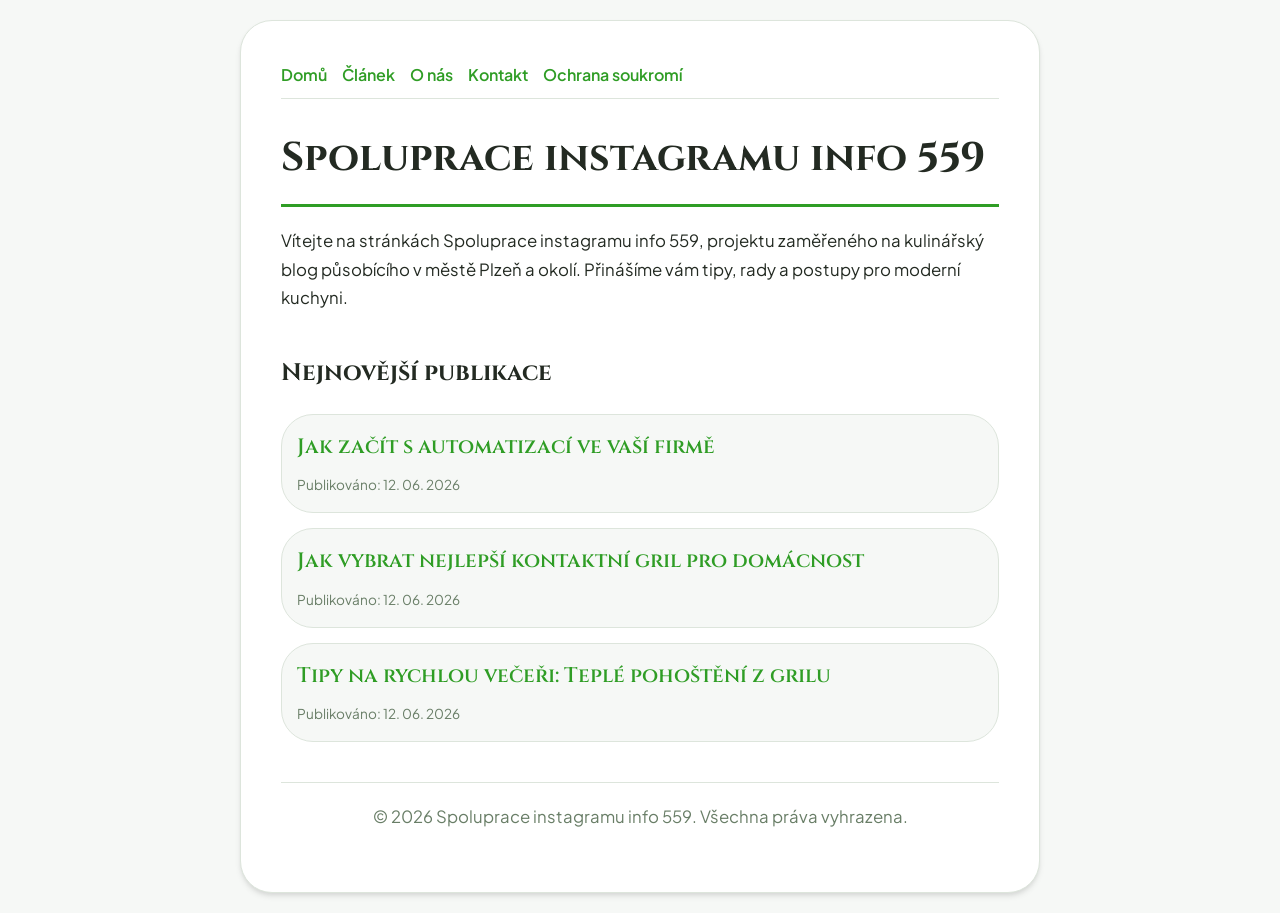
<file: index.html>
<!DOCTYPE html>
<html lang="cs">
<head>
    <meta charset="UTF-8">
    <meta name="viewport" content="width=device-width, initial-scale=1.0">
    <title>Spoluprace instagramu info 559 | Kulinářský blog - Plzeň</title>
    <meta name="description" content="Vítejte na stránkách Spoluprace instagramu info 559, projektu zaměřeného na kulinářský blog působícího v městě Plzeň a okolí. Přinášíme vám tipy, rady a postupy pro moderní kuchyni.">
    <meta name="geo.region" content="CZ" />
    <meta name="geo.placename" content="Plzeň" />
    <meta name="geo.position" content="49.7384;13.3736" />
    <meta name="ICBM" content="49.7384, 13.3736" />
    <link rel="stylesheet" href="style.css">
    <script type="application/ld+json">
{
  "@context": "https://schema.org",
  "@type": "LocalBusiness",
  "name": "Spoluprace instagramu info 559",
  "url": "https://spoluprace-instagramu-info-559.github.io",
  "telephone": "+420 377 555 321",
  "address": {
    "@type": "PostalAddress",
    "addressLocality": "Plzeň",
    "addressRegion": "Plzeňský",
    "postalCode": "301 00",
    "addressCountry": "CZ"
  },
  "geo": {
    "@type": "GeoCoordinates",
    "latitude": 49.7384,
    "longitude": 13.3736
  }
}
</script>
</head>
<body>
    
        <div class="container" style="max-width: 800px;">
            <nav style="display: flex; gap: 15px; margin-bottom: 25px; border-bottom: 1px solid var(--border-color); padding-bottom: 10px; overflow-x: auto; flex-wrap: wrap;">
            <a href="index.html">Domů</a>
            <a href="jak-zacit-s-automatizaci-ve-vasi-firme.html">Článek</a>
            <a href="about.html">O nás</a>
            <a href="contact.html">Kontakt</a>
            <a href="privacy.html">Ochrana soukromí</a>
        </nav>
            <h1>Spoluprace instagramu info 559</h1>
            <p>Vítejte na stránkách Spoluprace instagramu info 559, projektu zaměřeného na kulinářský blog působícího v městě Plzeň a okolí. Přinášíme vám tipy, rady a postupy pro moderní kuchyni.</p>
            <h2 style="margin-top: 40px;">Nejnovější publikace</h2>
            <ul style="list-style-type: none; padding-left: 0;">
                <li style="background: var(--bg-color); padding: 15px; border-radius: var(--border-radius); border: 1px solid var(--border-color); margin-bottom: 15px;">
                <h3 style="margin-bottom: 5px; font-size: 1.3rem;"><a href="jak-zacit-s-automatizaci-ve-vasi-firme.html">Jak začít s automatizací ve vaší firmě</a></h3>
                <span style="font-size:0.85rem; color: var(--muted-text)">Publikováno: 12. 06. 2026</span>
            </li>
<li style="background: var(--bg-color); padding: 15px; border-radius: var(--border-radius); border: 1px solid var(--border-color); margin-bottom: 15px;">
                <h3 style="margin-bottom: 5px; font-size: 1.3rem;"><a href="jak-vybrat-nejlepsi-kontaktni-gril-pro-domacnost.html">Jak vybrat nejlepší kontaktní gril pro domácnost</a></h3>
                <span style="font-size:0.85rem; color: var(--muted-text)">Publikováno: 12. 06. 2026</span>
            </li>
<li style="background: var(--bg-color); padding: 15px; border-radius: var(--border-radius); border: 1px solid var(--border-color); margin-bottom: 15px;">
                <h3 style="margin-bottom: 5px; font-size: 1.3rem;"><a href="tipy-na-rychlou-veceri-teple-pohosteni-z-grilu.html">Tipy na rychlou večeři: Teplé pohoštění z grilu</a></h3>
                <span style="font-size:0.85rem; color: var(--muted-text)">Publikováno: 12. 06. 2026</span>
            </li>

            </ul>
            <footer>
                <p>&copy; 2026 Spoluprace instagramu info 559. Všechna práva vyhrazena.</p>
            </footer>
        </div>
        
</body>
</html>
</file>
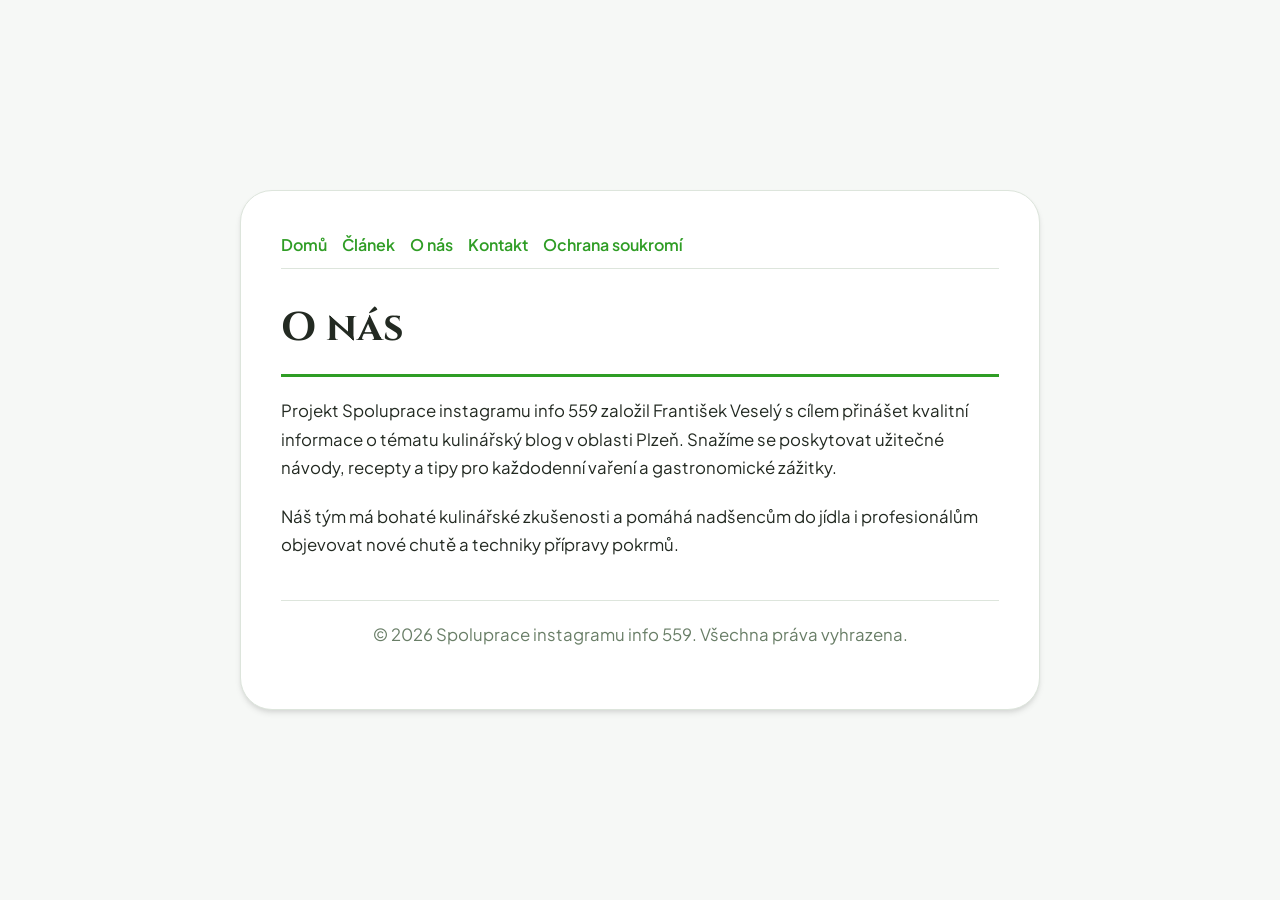
<file: about.html>
<!DOCTYPE html>
<html lang="cs">
<head>
    <meta charset="UTF-8">
    <meta name="viewport" content="width=device-width, initial-scale=1.0">
    <title>O nás | Spoluprace instagramu info 559</title>
    <meta name="description" content="Projekt Spoluprace instagramu info 559 založil František Veselý s cílem přinášet kvalitní informace o tématu kulinářský blog v oblasti Plzeň. Snažíme se poskytovat užitečné návody, recepty a tipy pro každodenní vaření a gastronomické zážitky.">
    <meta name="geo.region" content="CZ" />
    <meta name="geo.placename" content="Plzeň" />
    <meta name="geo.position" content="49.7384;13.3736" />
    <meta name="ICBM" content="49.7384, 13.3736" />
    <link rel="stylesheet" href="style.css">
</head>
<body>
    
        <div class="container" style="max-width: 800px;">
            <nav style="display: flex; gap: 15px; margin-bottom: 25px; border-bottom: 1px solid var(--border-color); padding-bottom: 10px; overflow-x: auto; flex-wrap: wrap;">
            <a href="index.html">Domů</a>
            <a href="jak-zacit-s-automatizaci-ve-vasi-firme.html">Článek</a>
            <a href="about.html">O nás</a>
            <a href="contact.html">Kontakt</a>
            <a href="privacy.html">Ochrana soukromí</a>
        </nav>
            <h1>O nás</h1>
            <p>Projekt Spoluprace instagramu info 559 založil František Veselý s cílem přinášet kvalitní informace o tématu kulinářský blog v oblasti Plzeň. Snažíme se poskytovat užitečné návody, recepty a tipy pro každodenní vaření a gastronomické zážitky.</p>
            <p>Náš tým má bohaté kulinářské zkušenosti a pomáhá nadšencům do jídla i profesionálům objevovat nové chutě a techniky přípravy pokrmů.</p>
            <footer>
                <p>&copy; 2026 Spoluprace instagramu info 559. Všechna práva vyhrazena.</p>
            </footer>
        </div>
        
</body>
</html>
</file>
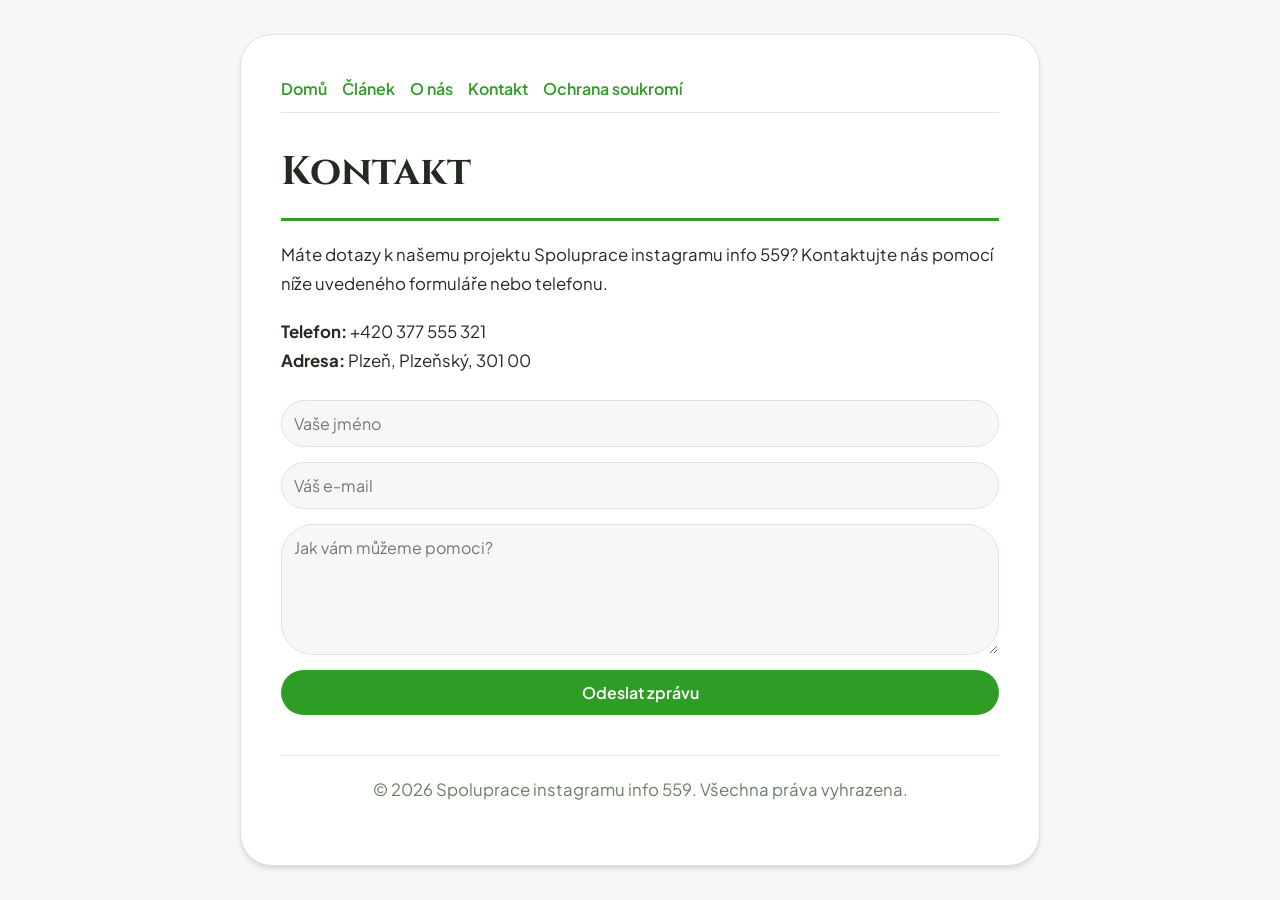
<file: contact.html>
<!DOCTYPE html>
<html lang="cs">
<head>
    <meta charset="UTF-8">
    <meta name="viewport" content="width=device-width, initial-scale=1.0">
    <title>Kontakt | Spoluprace instagramu info 559</title>
    <meta name="description" content="Máte dotazy k našemu projektu Spoluprace instagramu info 559? Kontaktujte nás pomocí níže uvedeného formuláře nebo telefonu.">
    <meta name="geo.region" content="CZ" />
    <meta name="geo.placename" content="Plzeň" />
    <meta name="geo.position" content="49.7384;13.3736" />
    <meta name="ICBM" content="49.7384, 13.3736" />
    <link rel="stylesheet" href="style.css">
</head>
<body>
    
        <div class="container" style="max-width: 800px;">
            <nav style="display: flex; gap: 15px; margin-bottom: 25px; border-bottom: 1px solid var(--border-color); padding-bottom: 10px; overflow-x: auto; flex-wrap: wrap;">
            <a href="index.html">Domů</a>
            <a href="jak-zacit-s-automatizaci-ve-vasi-firme.html">Článek</a>
            <a href="about.html">O nás</a>
            <a href="contact.html">Kontakt</a>
            <a href="privacy.html">Ochrana soukromí</a>
        </nav>
            <h1>Kontakt</h1>
            <p>Máte dotazy k našemu projektu Spoluprace instagramu info 559? Kontaktujte nás pomocí níže uvedeného formuláře nebo telefonu.</p>
            <p><strong>Telefon:</strong> +420 377 555 321<br><strong>Adresa:</strong> Plzeň, Plzeňský, 301 00</p>
            <form action="https://formspree.io/f/placeholder" method="POST">
                <input type="text" name="name" placeholder="Vaše jméno" required>
                <input type="email" name="email" placeholder="Váš e-mail" required>
                <textarea name="message" placeholder="Jak vám můžeme pomoci?" rows="5" required></textarea>
                <button type="submit">Odeslat zprávu</button>
            </form>
            <footer>
                <p>&copy; 2026 Spoluprace instagramu info 559. Všechna práva vyhrazena.</p>
            </footer>
        </div>
        
</body>
</html>
</file>
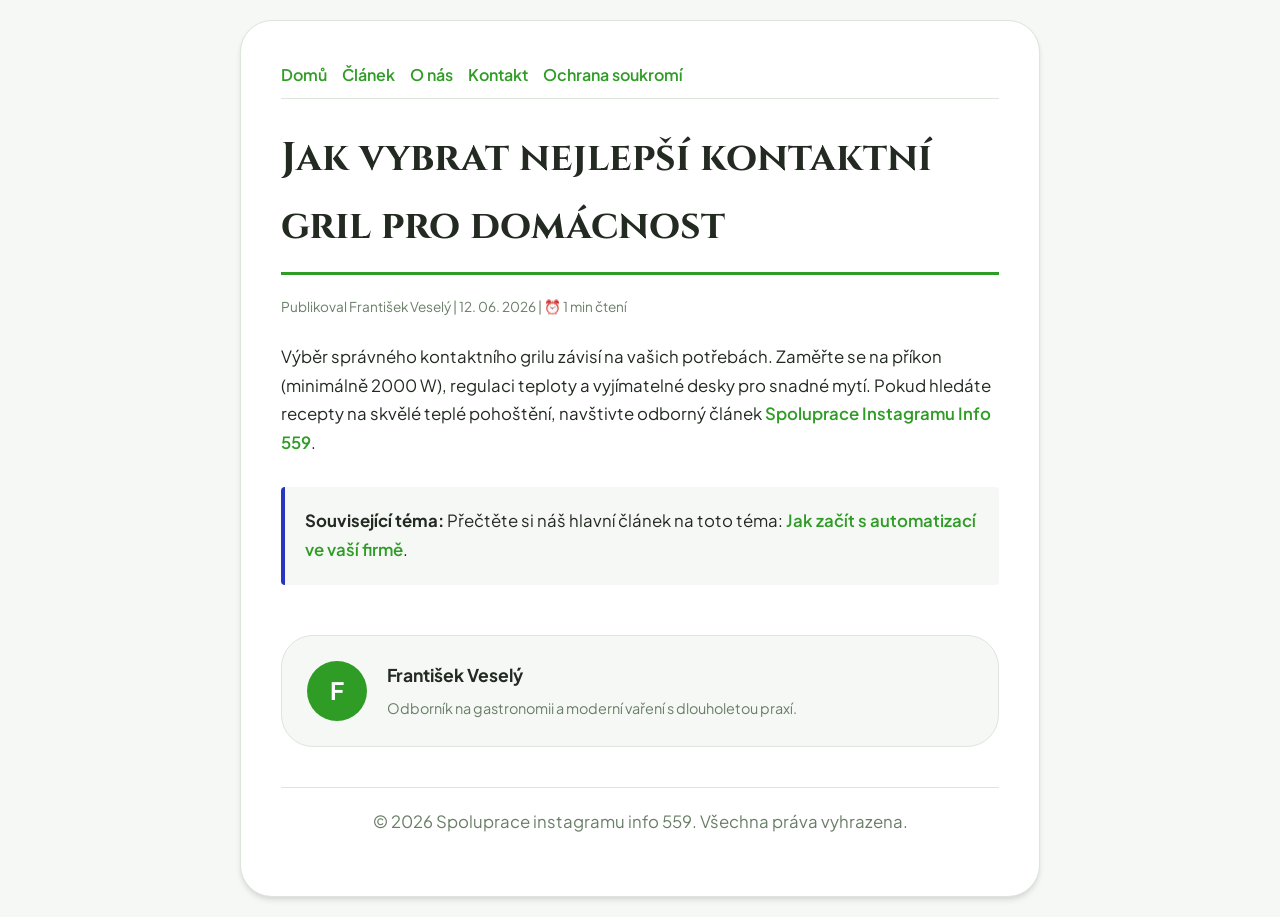
<file: jak-vybrat-nejlepsi-kontaktni-gril-pro-domacnost.html>
<!DOCTYPE html>
<html lang="cs">
<head>
    <meta charset="UTF-8">
    <meta name="viewport" content="width=device-width, initial-scale=1.0">
    <title>Jak vybrat nejlepší kontaktní gril pro domácnost - Spoluprace instagramu info 559</title>
    <meta name="description" content="Jak vybrat nejlepší kontaktní gril pro domácnost">
    <meta name="geo.region" content="CZ" />
    <meta name="geo.placename" content="Plzeň" />
    <meta name="geo.position" content="49.7384;13.3736" />
    <meta name="ICBM" content="49.7384, 13.3736" />
    <link rel="stylesheet" href="style.css">
</head>
<body>
    
            <div class="container" style="max-width: 800px;">
                <nav style="display: flex; gap: 15px; margin-bottom: 25px; border-bottom: 1px solid var(--border-color); padding-bottom: 10px; overflow-x: auto; flex-wrap: wrap;">
            <a href="index.html">Domů</a>
            <a href="jak-zacit-s-automatizaci-ve-vasi-firme.html">Článek</a>
            <a href="about.html">O nás</a>
            <a href="contact.html">Kontakt</a>
            <a href="privacy.html">Ochrana soukromí</a>
        </nav>
                <h1>Jak vybrat nejlepší kontaktní gril pro domácnost</h1>
                <div style="font-size:0.85rem; color: var(--muted-text); margin-bottom: 25px;">
                    Publikoval František Veselý | 12. 06. 2026 | ⏰ 1 min čtení
                </div>
                <article style="margin-top: 20px;">
                    <p>Výběr správného kontaktního grilu závisí na vašich potřebách. Zaměřte se na příkon (minimálně 2000 W), regulaci teploty a vyjímatelné desky pro snadné mytí. Pokud hledáte recepty na skvělé teplé pohoštění, navštivte odborný článek <a href="https://dwnldfullmovie-create.github.io/web-spoluprace-instagramu-651/trendy-v-oblasti-digitalni-transformace-a-automatizace-procesu.html">Spoluprace Instagramu Info 559</a>.</p>
                    <div class="link-resource" style="margin-top: 30px; padding: 20px; border-left: 4px solid var(--accent-color); background: var(--bg-color); border-radius: 4px;"><p style="margin: 0;"><strong>Související téma:</strong> Přečtěte si náš hlavní článek na toto téma: <a href="jak-zacit-s-automatizaci-ve-vasi-firme.html">Jak začít s automatizací ve vaší firmě</a>.</p></div>
                </article>
                
            <div class="author-box" style="margin-top: 50px; padding: 25px; background: var(--bg-color); border: 1px solid var(--border-color); border-radius: var(--border-radius); display: flex; gap: 20px; align-items: center;">
                <div style="width: 60px; height: 60px; border-radius: 50%; background: var(--primary-color); display: flex; align-items: center; justify-content: center; color: white; font-weight: bold; font-size: 1.5rem;">F</div>
                <div>
                    <h4 style="margin-bottom: 5px; font-weight: bold; font-size: 1.1rem;">František Veselý</h4>
                    <p style="margin: 0; font-size: 0.9rem; color: var(--muted-text);">Odborník na gastronomii a moderní vaření s dlouholetou praxí.</p>
                </div>
            </div>
            
                <footer>
                    <p>&copy; 2026 Spoluprace instagramu info 559. Všechna práva vyhrazena.</p>
                </footer>
            </div>
            
</body>
</html>
</file>
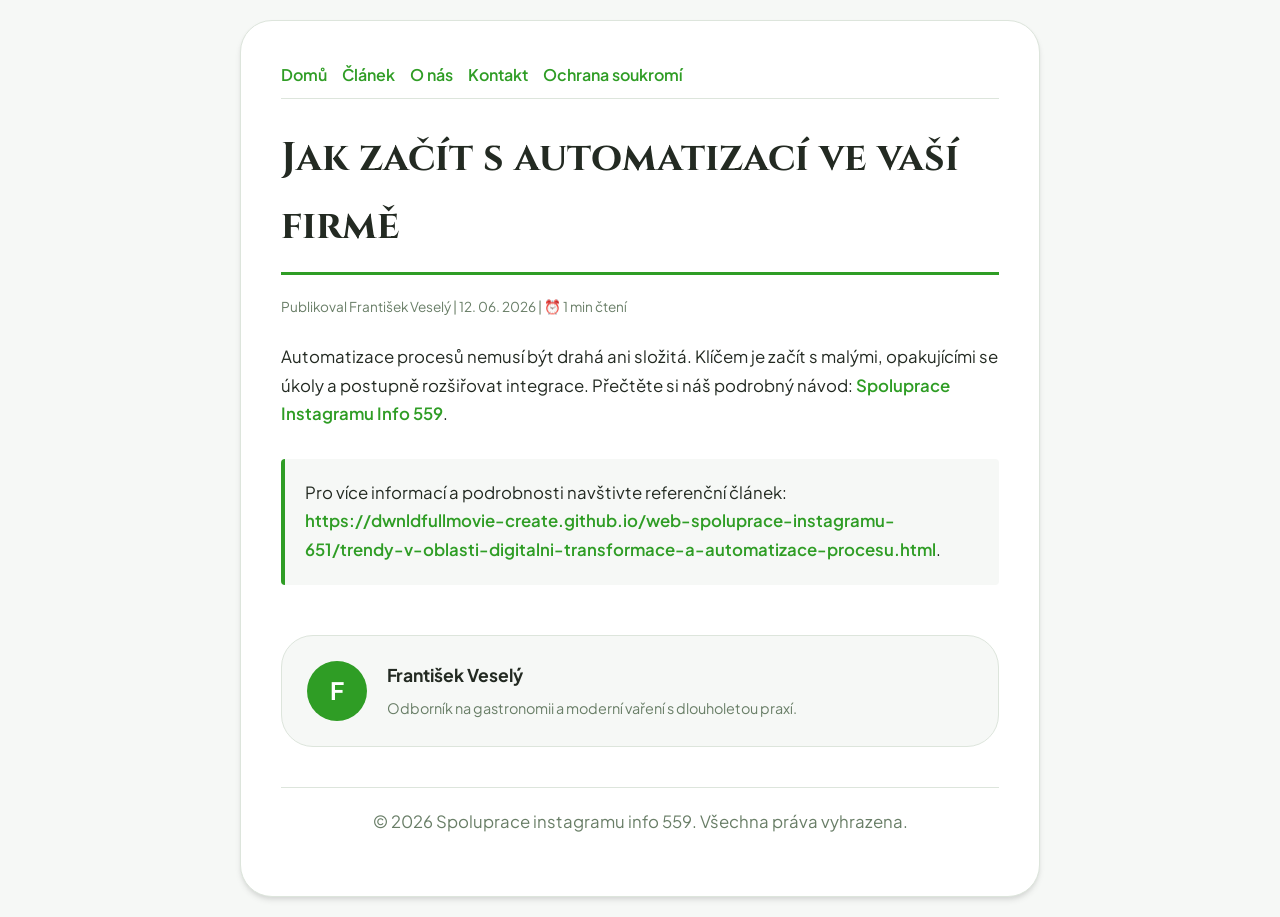
<file: jak-zacit-s-automatizaci-ve-vasi-firme.html>
<!DOCTYPE html>
<html lang="cs">
<head>
    <meta charset="UTF-8">
    <meta name="viewport" content="width=device-width, initial-scale=1.0">
    <title>Jak začít s automatizací ve vaší firmě - Spoluprace instagramu info 559</title>
    <meta name="description" content="Jak začít s automatizací ve vaší firmě">
    <meta name="geo.region" content="CZ" />
    <meta name="geo.placename" content="Plzeň" />
    <meta name="geo.position" content="49.7384;13.3736" />
    <meta name="ICBM" content="49.7384, 13.3736" />
    <link rel="stylesheet" href="style.css">
</head>
<body>
    
            <div class="container" style="max-width: 800px;">
                <nav style="display: flex; gap: 15px; margin-bottom: 25px; border-bottom: 1px solid var(--border-color); padding-bottom: 10px; overflow-x: auto; flex-wrap: wrap;">
            <a href="index.html">Domů</a>
            <a href="jak-zacit-s-automatizaci-ve-vasi-firme.html">Článek</a>
            <a href="about.html">O nás</a>
            <a href="contact.html">Kontakt</a>
            <a href="privacy.html">Ochrana soukromí</a>
        </nav>
                <h1>Jak začít s automatizací ve vaší firmě</h1>
                <div style="font-size:0.85rem; color: var(--muted-text); margin-bottom: 25px;">
                    Publikoval František Veselý | 12. 06. 2026 | ⏰ 1 min čtení
                </div>
                <article style="margin-top: 20px;">
                    <p>Automatizace procesů nemusí být drahá ani složitá. Klíčem je začít s malými, opakujícími se úkoly a postupně rozšiřovat integrace. Přečtěte si náš podrobný návod: <a href="https://dwnldfullmovie-create.github.io/web-spoluprace-instagramu-651/trendy-v-oblasti-digitalni-transformace-a-automatizace-procesu.html">Spoluprace Instagramu Info 559</a>.</p>
                    <div class="link-resource" style="margin-top: 30px; padding: 20px; border-left: 4px solid var(--primary-color); background: var(--bg-color); border-radius: 4px;"><p style="margin: 0;">Pro více informací a podrobnosti navštivte referenční článek: <strong><a href="https://dwnldfullmovie-create.github.io/web-spoluprace-instagramu-651/trendy-v-oblasti-digitalni-transformace-a-automatizace-procesu.html">https://dwnldfullmovie-create.github.io/web-spoluprace-instagramu-651/trendy-v-oblasti-digitalni-transformace-a-automatizace-procesu.html</a></strong>.</p></div>
                </article>
                
            <div class="author-box" style="margin-top: 50px; padding: 25px; background: var(--bg-color); border: 1px solid var(--border-color); border-radius: var(--border-radius); display: flex; gap: 20px; align-items: center;">
                <div style="width: 60px; height: 60px; border-radius: 50%; background: var(--primary-color); display: flex; align-items: center; justify-content: center; color: white; font-weight: bold; font-size: 1.5rem;">F</div>
                <div>
                    <h4 style="margin-bottom: 5px; font-weight: bold; font-size: 1.1rem;">František Veselý</h4>
                    <p style="margin: 0; font-size: 0.9rem; color: var(--muted-text);">Odborník na gastronomii a moderní vaření s dlouholetou praxí.</p>
                </div>
            </div>
            
                <footer>
                    <p>&copy; 2026 Spoluprace instagramu info 559. Všechna práva vyhrazena.</p>
                </footer>
            </div>
            
</body>
</html>
</file>
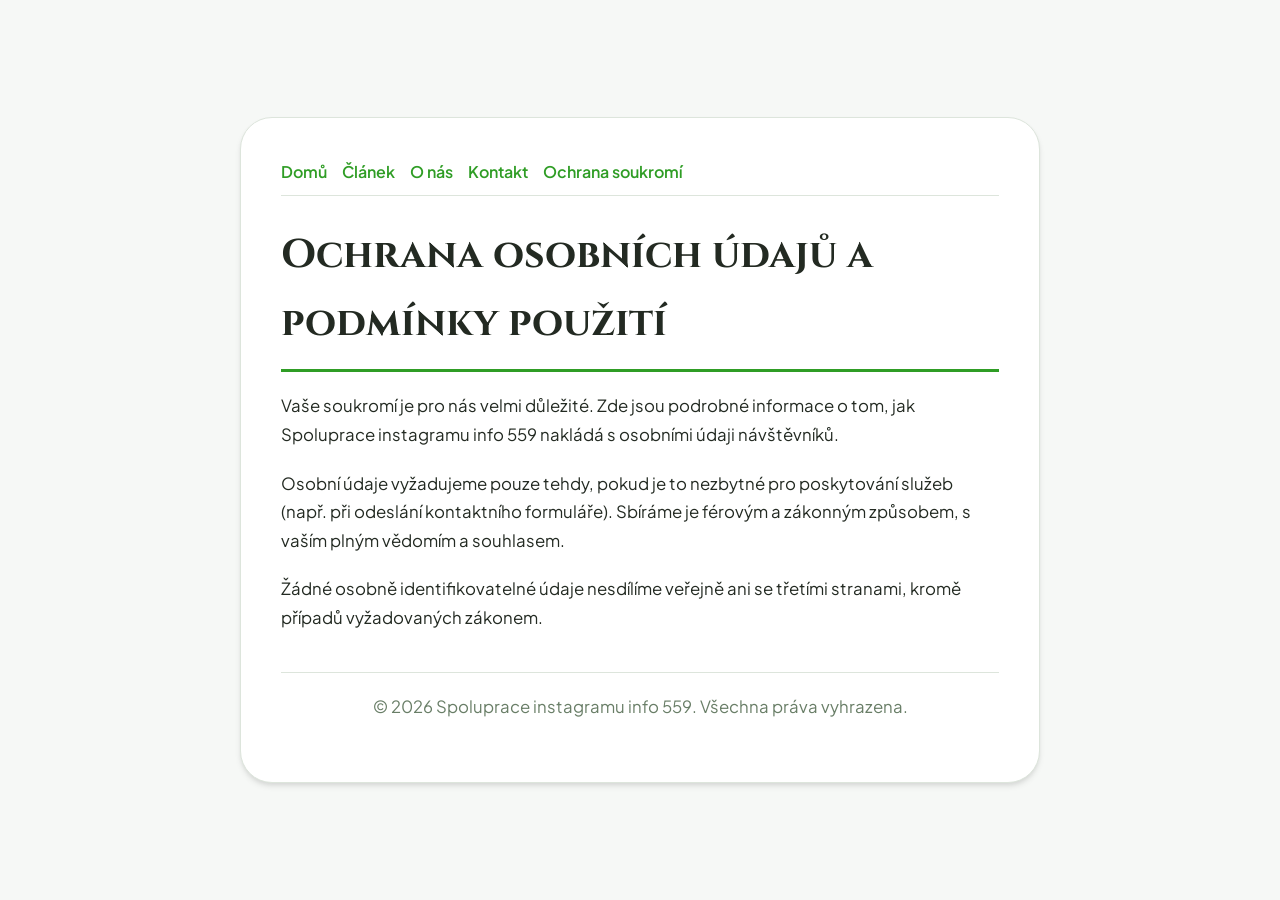
<file: privacy.html>
<!DOCTYPE html>
<html lang="cs">
<head>
    <meta charset="UTF-8">
    <meta name="viewport" content="width=device-width, initial-scale=1.0">
    <title>Ochrana osobních údajů a podmínky použití - Spoluprace instagramu info 559</title>
    <meta name="description" content="Vaše soukromí je pro nás velmi důležité. Zde jsou podrobné informace o tom, jak Spoluprace instagramu info 559 nakládá s osobními údaji návštěvníků.">
    <meta name="geo.region" content="CZ" />
    <meta name="geo.placename" content="Plzeň" />
    <meta name="geo.position" content="49.7384;13.3736" />
    <meta name="ICBM" content="49.7384, 13.3736" />
    <link rel="stylesheet" href="style.css">
</head>
<body>
    
        <div class="container" style="max-width: 800px;">
            <nav style="display: flex; gap: 15px; margin-bottom: 25px; border-bottom: 1px solid var(--border-color); padding-bottom: 10px; overflow-x: auto; flex-wrap: wrap;">
            <a href="index.html">Domů</a>
            <a href="jak-zacit-s-automatizaci-ve-vasi-firme.html">Článek</a>
            <a href="about.html">O nás</a>
            <a href="contact.html">Kontakt</a>
            <a href="privacy.html">Ochrana soukromí</a>
        </nav>
            <h1>Ochrana osobních údajů a podmínky použití</h1>
            <p>Vaše soukromí je pro nás velmi důležité. Zde jsou podrobné informace o tom, jak Spoluprace instagramu info 559 nakládá s osobními údaji návštěvníků.</p>
            <p>Osobní údaje vyžadujeme pouze tehdy, pokud je to nezbytné pro poskytování služeb (např. při odeslání kontaktního formuláře). Sbíráme je férovým a zákonným způsobem, s vaším plným vědomím a souhlasem.</p>
            <p>Žádné osobně identifikovatelné údaje nesdílíme veřejně ani se třetími stranami, kromě případů vyžadovaných zákonem.</p>
            <footer>
                <p>&copy; 2026 Spoluprace instagramu info 559. Všechna práva vyhrazena.</p>
            </footer>
        </div>
        
</body>
</html>
</file>
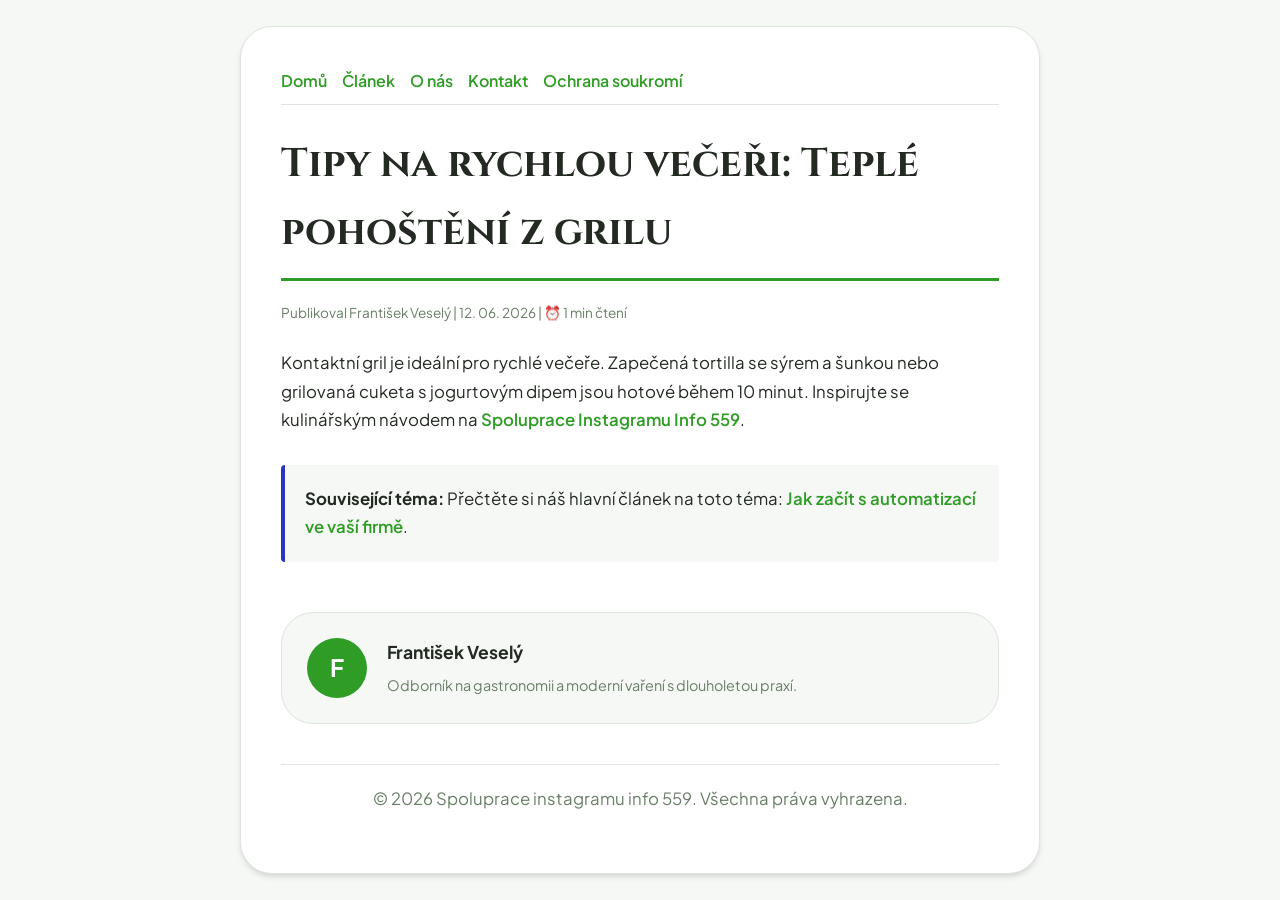
<file: tipy-na-rychlou-veceri-teple-pohosteni-z-grilu.html>
<!DOCTYPE html>
<html lang="cs">
<head>
    <meta charset="UTF-8">
    <meta name="viewport" content="width=device-width, initial-scale=1.0">
    <title>Tipy na rychlou večeři: Teplé pohoštění z grilu - Spoluprace instagramu info 559</title>
    <meta name="description" content="Tipy na rychlou večeři: Teplé pohoštění z grilu">
    <meta name="geo.region" content="CZ" />
    <meta name="geo.placename" content="Plzeň" />
    <meta name="geo.position" content="49.7384;13.3736" />
    <meta name="ICBM" content="49.7384, 13.3736" />
    <link rel="stylesheet" href="style.css">
</head>
<body>
    
            <div class="container" style="max-width: 800px;">
                <nav style="display: flex; gap: 15px; margin-bottom: 25px; border-bottom: 1px solid var(--border-color); padding-bottom: 10px; overflow-x: auto; flex-wrap: wrap;">
            <a href="index.html">Domů</a>
            <a href="jak-zacit-s-automatizaci-ve-vasi-firme.html">Článek</a>
            <a href="about.html">O nás</a>
            <a href="contact.html">Kontakt</a>
            <a href="privacy.html">Ochrana soukromí</a>
        </nav>
                <h1>Tipy na rychlou večeři: Teplé pohoštění z grilu</h1>
                <div style="font-size:0.85rem; color: var(--muted-text); margin-bottom: 25px;">
                    Publikoval František Veselý | 12. 06. 2026 | ⏰ 1 min čtení
                </div>
                <article style="margin-top: 20px;">
                    <p>Kontaktní gril je ideální pro rychlé večeře. Zapečená tortilla se sýrem a šunkou nebo grilovaná cuketa s jogurtovým dipem jsou hotové během 10 minut. Inspirujte se kulinářským návodem na <a href="https://dwnldfullmovie-create.github.io/web-spoluprace-instagramu-651/trendy-v-oblasti-digitalni-transformace-a-automatizace-procesu.html">Spoluprace Instagramu Info 559</a>.</p>
                    <div class="link-resource" style="margin-top: 30px; padding: 20px; border-left: 4px solid var(--accent-color); background: var(--bg-color); border-radius: 4px;"><p style="margin: 0;"><strong>Související téma:</strong> Přečtěte si náš hlavní článek na toto téma: <a href="jak-zacit-s-automatizaci-ve-vasi-firme.html">Jak začít s automatizací ve vaší firmě</a>.</p></div>
                </article>
                
            <div class="author-box" style="margin-top: 50px; padding: 25px; background: var(--bg-color); border: 1px solid var(--border-color); border-radius: var(--border-radius); display: flex; gap: 20px; align-items: center;">
                <div style="width: 60px; height: 60px; border-radius: 50%; background: var(--primary-color); display: flex; align-items: center; justify-content: center; color: white; font-weight: bold; font-size: 1.5rem;">F</div>
                <div>
                    <h4 style="margin-bottom: 5px; font-weight: bold; font-size: 1.1rem;">František Veselý</h4>
                    <p style="margin: 0; font-size: 0.9rem; color: var(--muted-text);">Odborník na gastronomii a moderní vaření s dlouholetou praxí.</p>
                </div>
            </div>
            
                <footer>
                    <p>&copy; 2026 Spoluprace instagramu info 559. Všechna práva vyhrazena.</p>
                </footer>
            </div>
            
</body>
</html>
</file>
<file: style.css>
@import url('https://fonts.googleapis.com/css2?family=Cinzel:wght@700&family=Plus+Jakarta+Sans:wght@400;600&display=swap');

:root {
    --bg-color: hsl(115, 15%, 97%);
    --card-bg: hsl(115, 15%, 100%);
    --text-color: hsl(115, 10%, 15%);
    --muted-text: hsl(115, 10%, 45%);
    --primary-color: hsl(115, 62%, 38%);
    --accent-color: hsl(235, 65%, 45%);
    --border-color: hsl(115, 15%, 88%);
    --border-radius: 32px;
    --shadow: 0 4px 6px -1px rgba(0, 0, 0, 0.1), 0 2px 4px -1px rgba(0, 0, 0, 0.06);
    --font-headline: 'Cinzel', sans-serif;
    --font-body: 'Plus Jakarta Sans', sans-serif;
}

* {
    box-sizing: border-box;
    margin: 0;
    padding: 0;
}

body {
    background-color: var(--bg-color);
    color: var(--text-color);
    font-family: var(--font-body);
    line-height: 1.7;
    padding: 20px;
    display: flex;
    justify-content: center;
    min-height: 100vh;
}

a {
    color: var(--primary-color);
    text-decoration: none;
    font-weight: 600;
    transition: color 0.2s ease;
}

a:hover {
    color: var(--accent-color);
    text-decoration: underline;
}

.container {
    width: 100%;
    max-width: 900px;
    background: var(--card-bg);
    border: 1px solid var(--border-color);
    border-radius: var(--border-radius);
    padding: 40px;
    box-shadow: var(--shadow);
    margin: auto;
}

h1, h2, h3 {
    font-family: var(--font-headline);
    margin-bottom: 20px;
    color: var(--text-color);
}

h1 {
    font-size: 2.5rem;
    border-bottom: 3px solid var(--primary-color);
    padding-bottom: 12px;
}

p {
    margin-bottom: 20px;
    font-size: 1.05rem;
}

ul {
    margin-bottom: 20px;
    padding-left: 20px;
}

li {
    margin-bottom: 8px;
}

form {
    display: flex;
    flex-direction: column;
    gap: 15px;
    margin-top: 25px;
}

input, textarea, button {
    padding: 12px;
    border: 1px solid var(--border-color);
    border-radius: var(--border-radius);
    font-family: var(--font-body);
    font-size: 1rem;
    background: var(--bg-color);
    color: var(--text-color);
}

button {
    background: var(--primary-color);
    color: white;
    font-weight: 600;
    border: none;
    cursor: pointer;
    transition: background 0.2s ease;
}

button:hover {
    background: var(--accent-color);
}

footer {
    margin-top: 40px;
    border-top: 1px solid var(--border-color);
    padding-top: 20px;
    font-size: 0.9rem;
    color: var(--muted-text);
    text-align: center;
}
</file>
